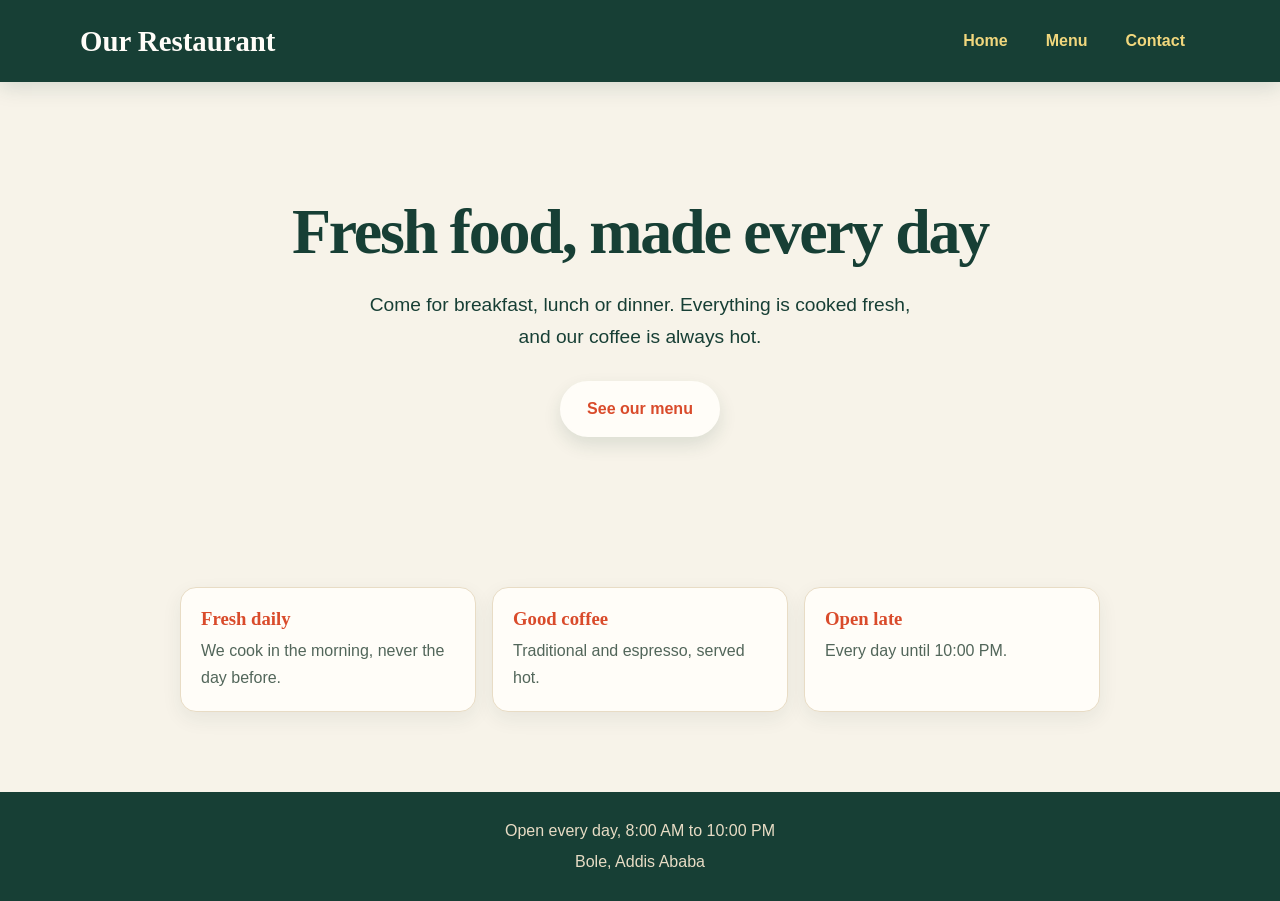
<file: index.html>
<!DOCTYPE html>
<html lang="en">
  <head>
    <meta charset="UTF-8">
    <meta name="viewport" content="width=device-width, initial-scale=1">
    <title>Our Restaurant</title>
        <link rel="stylesheet" href="css/style.css">
  </head>
  <body>
    <header>
      <div class="home-brand">
        <h1>Our Restaurant</h1>
      </div>
      <nav>
        <a href="index.html">Home</a> 
        <a href="menu.html">Menu</a>
         <a href="contact.html">Contact</a>
      </nav>
    </header>

       <section class="hero">
        
      <h2>Fresh food, made every day</h2>
      <p>Come for breakfast, lunch or dinner. Everything is cooked fresh, and our coffee is always hot.</p>
      <a class="button" href="menu.html">See our menu</a>
    </section>

    <main>
      <div class="highlights">
        <div class="highlight">
          <h3>Fresh daily</h3>
          <p>We cook in the morning, never the day before.</p>
        </div>
        <div class="highlight">
          <h3>Good coffee</h3>
          <p>Traditional and espresso, served hot.</p>
        </div>
        <div class="highlight">
          <h3>Open late</h3>
          <p>Every day until 10:00 PM.</p>
        </div>
      </div>
    </main>

    <footer>
      <p>Open every day, 8:00 AM to 10:00 PM</p>
      <p>Bole, Addis Ababa</p>
    </footer>
        <script src="js/app.js"></script>
  </body>

</html>
</file>
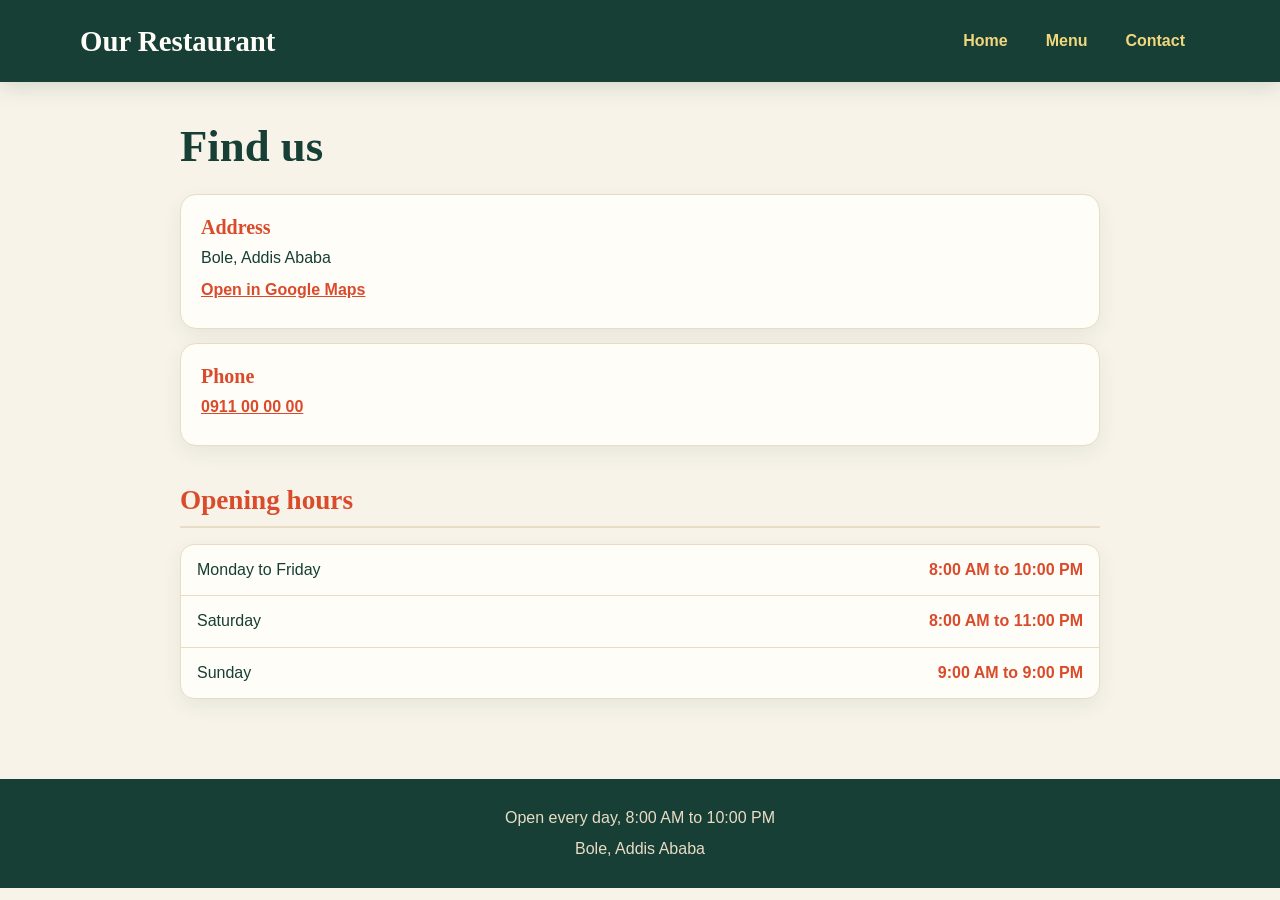
<file: contact.html>
<!DOCTYPE html>
<html lang="en">
  <head>
    <meta charset="UTF-8">
    <meta name="viewport" content="width=device-width, initial-scale=1">
    <title>Contact | Our Restaurant</title>
    <link rel="stylesheet" href="css/style.css">
  </head>
  <body>
    <header>
      <h1>Our Restaurant</h1>
      <nav>
        <a href="index.html">Home</a>
        <a href="menu.html">Menu</a>
        <a href="contact.html">Contact</a>
      </nav>
    </header>

    <main>
      <h1>Find us</h1>

      <div class="contact-box">
        <h3>Address</h3>
        <p>Bole, Addis Ababa</p>
        <p><a href="https://www.google.com/maps/search/?api=1&query=9.000563,38.819505" target="_blank" rel="noopener">Open in Google Maps</a></p>
      </div>

      <div class="contact-box">
        <h3>Phone</h3>
        <p><a href="tel:+251911000000">0911 00 00 00</a></p>
      </div>

      <h2>Opening hours</h2>
      <table class="hours">
        <tr><td>Monday to Friday</td><td>8:00 AM to 10:00 PM</td></tr>
        <tr><td>Saturday</td><td>8:00 AM to 11:00 PM</td></tr>
        <tr><td>Sunday</td><td>9:00 AM to 9:00 PM</td></tr>
      </table>
    </main>

    <footer>
      <p>Open every day, 8:00 AM to 10:00 PM</p>
      <p>Bole, Addis Ababa</p>
    </footer>
  </body>
</html>
</file>
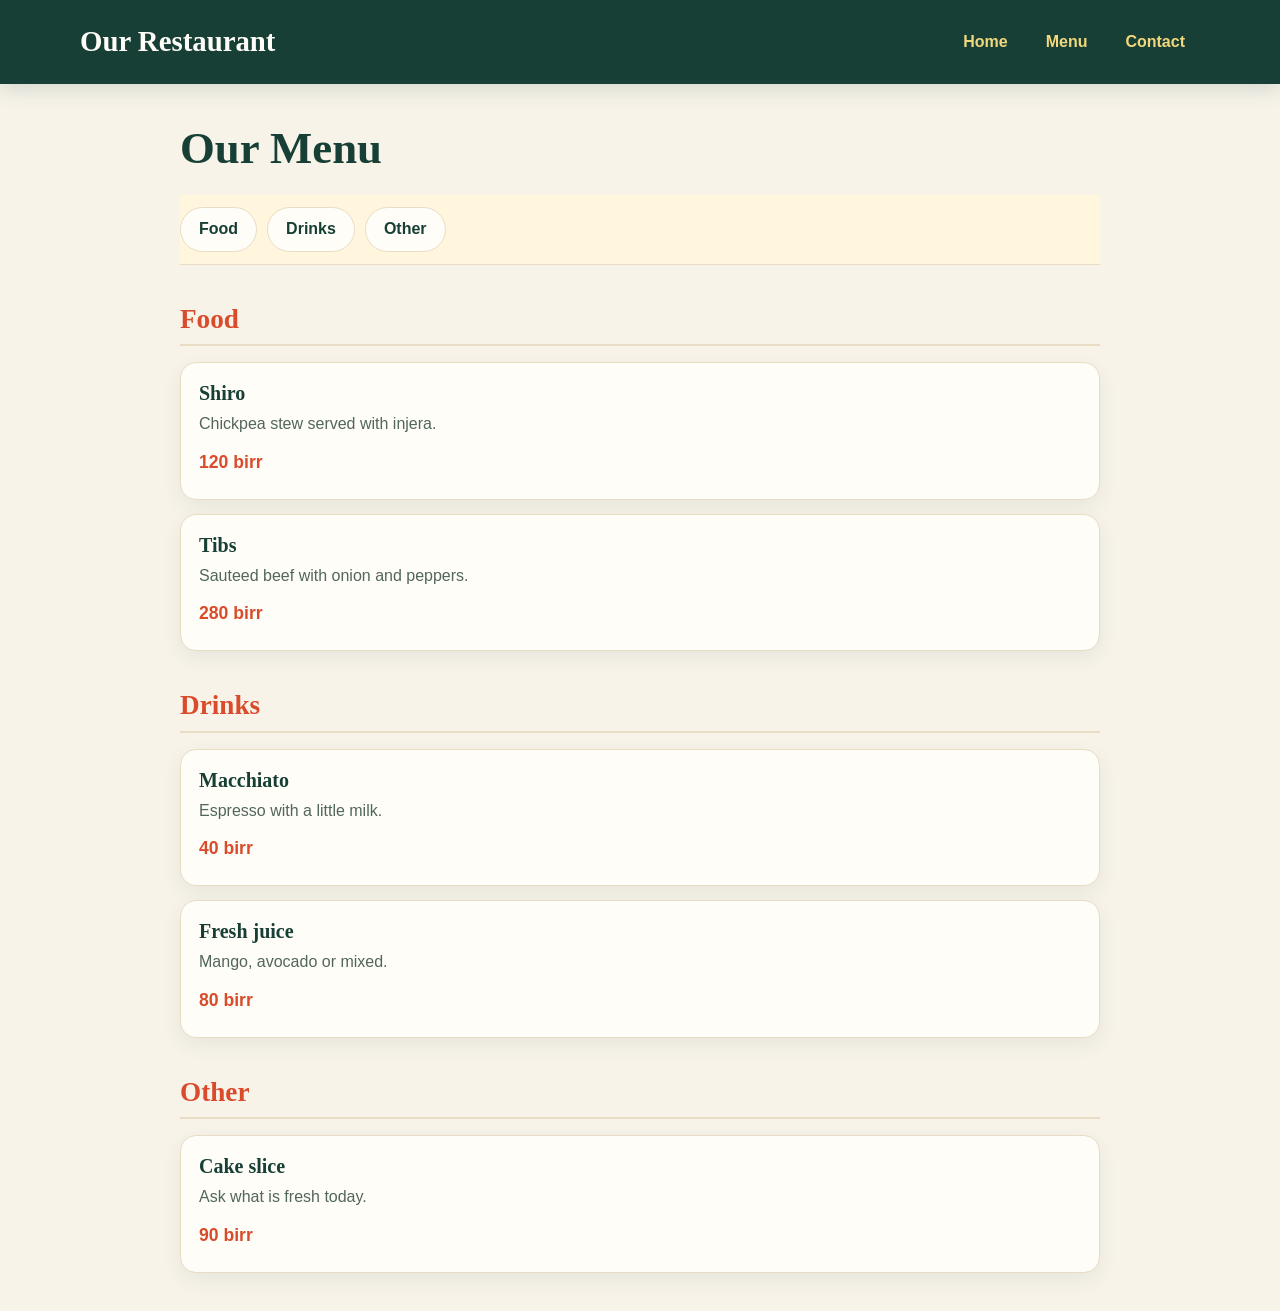
<file: menu.html>
<!DOCTYPE html>
<html lang="en">
  <head>
    <meta charset="UTF-8">
    <meta name="viewport" content="width=device-width, initial-scale=1">
    <title>Menu | Our Restaurant</title>
    <link rel="stylesheet" href="css/style.css">
  </head>
  <body>
    <header>
                <p class="site-name">Our Restaurant</p>
      <nav>
        <a href="index.html">Home</a>
        <a href="menu.html">Menu</a>
         <a href="contact.html">Contact</a>
      </nav>
    </header>

    <main>
          <h1>Our Menu</h1>
            <nav class="chips">
        <a href="#Food">Food</a>
        <a href="#Drinks">Drinks</a>
        <a href="#Other">Other</a>
      </nav>

      <h2 id="Food">Food</h2>

      <div class="item">
        
        <h3>Shiro</h3>
        <p>Chickpea stew served with injera.</p>
        <p>120 birr</p>
      </div>

      <div class="item">
        
        <h3>Tibs</h3>
        <p>Sauteed beef with onion and peppers.</p>
        <p>280 birr</p>
      </div>

      <h2 id="Drinks">Drinks</h2>

      <div class="item">
        <h3>Macchiato</h3>
        <p>Espresso with a little milk.</p>
        <p>40 birr</p>
      </div>

      <div class="item">
        <h3>Fresh juice</h3>
        <p>Mango, avocado or mixed.</p>
        <p>80 birr</p>
      </div>
      

      <h2 id="Other">Other</h2>

      <div class="item">
        <h3>Cake slice</h3>
        <p>Ask what is fresh today.</p>
        <p>90 birr</p>
      </div>
    </main>
    
        <script src="js/app.js"></script>
  </body>
</html>
</file>
<file: css/style.css>
:root {
  color-scheme: light;
  --page: #f7f3e9;
  --surface: #fffdf8;
  --surface-soft: #fff6dc;
  --ink: #173f35;
  --muted: #52665a;
  --brand: #d94b2b;
  --brand-deep: #173f35;
  --brand-soft: #f1d77d;
  --accent: #e5b51b;
  --line: #e8dcc5;
  --shadow: 0 16px 38px rgba(23, 63, 53, 0.09);
  --shadow-small: 0 7px 20px rgba(23, 63, 53, 0.07);

  /* Original palette retained for an exact color restore. */
  --original-page: #f7f3e9;
  --original-ink: #173f35;
  --original-header: #173f35;
  --original-nav: #f1d77d;
  --original-black: #173f35;
  --original-accent: #d94b2b;
  --original-border: #e8dcc5;
  --original-muted: #52665a;
  --original-white: #fffdf8;
  --original-chip: #fff6dc;
  --original-chip-hover-ink: #173f35;
  --original-star: #e5b51b;
}

* {
  box-sizing: border-box;
}

html {
  scroll-behavior: smooth;
}

body {
  min-width: 320px;
  margin: 0;
  background: var(--page);
  color: var(--ink);
  font-family: "Segoe UI", Arial, sans-serif;
  line-height: 1.65;
}

h1,
h2,
h3 {
  color: var(--ink);
  font-family: Georgia, "Times New Roman", serif;
  line-height: 1.2;
}

a {
  transition: color 180ms ease, background-color 180ms ease, border-color 180ms ease, transform 180ms ease;
}

a:focus-visible,
button:focus-visible,
input:focus-visible,
select:focus-visible,
textarea:focus-visible {
  outline: 3px solid var(--accent);
  outline-offset: 3px;
}

header {
  position: relative;
  z-index: 2;
  display: flex;
  flex-wrap: wrap;
  align-items: center;
  gap: 20px;
  padding: 18px max(24px, calc((100% - 1120px) / 2));
  background: var(--original-header);
  color: var(--surface);
  box-shadow: 0 5px 20px rgba(23, 63, 53, 0.15);
}

header img {
  display: block;
  width: 200px;
  height: auto;
  border: 3px solid rgba(255, 255, 255, 0.72);
  border-radius: 14px;
}

.home-brand {
  display: flex;
  flex-direction: column;
  align-items: flex-start;
  gap: 8px;
}

.home-brand img {
  width: 130px;
}

.home-brand h1,
header h1,
.site-name {
  margin: 0;
  color: var(--surface);
  font-family: Georgia, "Times New Roman", serif;
  font-size: 1.8rem;
  font-weight: 700;
}

header nav {
  display: flex;
  flex-wrap: wrap;
  gap: 8px;
  margin-left: auto;
}

header nav a {
  padding: 9px 14px;
  border: 1px solid transparent;
  border-radius: 999px;
  color: var(--original-nav);
  font-weight: 700;
  text-decoration: none;
}

header nav a:hover {
  transform: translateY(-1px);
  border-color: rgba(255, 255, 255, 0.22);
  background: rgba(255, 255, 255, 0.1);
  color: var(--surface);
}

main {
  width: min(100% - 40px, 920px);
  margin: 0 auto;
  padding: 38px 0 24px;
  animation: page-in 0.4s ease;
}

main > h1 {
  margin: 0 0 20px;
  font-size: clamp(2rem, 5vw, 2.8rem);
}

h2 {
  margin: 38px 0 16px;
  padding-bottom: 9px;
  border-bottom: 2px solid var(--line);
  color: var(--brand);
  font-size: 1.7rem;
  scroll-margin-top: 76px;
}

.item,
.contact-box,
.highlight,
.review {
  border: 1px solid var(--line);
  border-radius: 16px;
  background: var(--surface);
  box-shadow: var(--shadow-small);
}

.item {
  margin: 14px 0;
  padding: 18px;
  transition: transform 180ms ease, box-shadow 180ms ease;
}

.item:hover,
.highlight:hover {
  transform: translateY(-3px);
  box-shadow: var(--shadow);
}

.item h3,
.contact-box h3,
.review h3 {
  margin: 0 0 6px;
  font-size: 1.25rem;
}

.item p {
  margin: 4px 0;
  color: var(--muted);
}

.item p:last-child {
  margin-top: 10px;
  color: var(--brand);
  font-size: 1.1rem;
  font-weight: 800;
}

.item img {
  width: 100%;
  height: 220px;
  margin-bottom: 12px;
  border-radius: 11px;
  object-fit: cover;
}

footer {
  margin-top: 56px;
  padding: 22px 18px;
  background: var(--brand-deep);
  color: var(--original-border);
  text-align: center;
}

footer p {
  margin: 4px 0;
}

.hero {
  position: relative;
  overflow: hidden;
  padding: clamp(64px, 10vw, 112px) 20px;
  background: var(--original-page);
  color: var(--original-black);
  text-align: center;
}

.hero h2 {
  max-width: 760px;
  margin: 0 auto 18px;
  padding: 0;
  border: 0;
  color: var(--original-black);
  font-size: clamp(2.35rem, 6vw, 4rem);
  letter-spacing: -0.035em;
}

.hero p {
  max-width: 560px;
  margin: 0 auto 28px;
  color: var(--original-black);
  font-size: clamp(1.05rem, 2vw, 1.2rem);
}

.button {
  display: inline-block;
  padding: 13px 25px;
  border: 2px solid var(--surface);
  border-radius: 999px;
  background: var(--surface);
  box-shadow: 0 8px 18px rgba(23, 63, 53, 0.12);
  color: var(--brand);
  font-weight: 800;
  text-decoration: none;
}

.button:hover {
  transform: translateY(-2px);
  border-color: var(--brand-deep);
  background: var(--brand-deep);
}

.highlights {
  display: grid;
  grid-template-columns: repeat(auto-fit, minmax(210px, 1fr));
  gap: 16px;
}

.highlight {
  padding: 20px;
  transition: transform 180ms ease, box-shadow 180ms ease;
}

.highlight h3 {
  margin: 0 0 8px;
  color: var(--brand);
}

.highlight p {
  margin: 0;
  color: var(--muted);
}

.contact-box {
  margin: 14px 0;
  padding: 20px;
}

.contact-box h3 {
  color: var(--brand);
}

.contact-box p {
  margin: 5px 0;
}

.contact-box a {
  color: var(--brand);
  font-weight: 700;
}

.contact-box a:hover {
  color: var(--brand-deep);
}

.hours {
  width: 100%;
  overflow: hidden;
  border: 1px solid var(--line);
  border-collapse: separate;
  border-spacing: 0;
  border-radius: 14px;
  background: var(--surface);
  box-shadow: var(--shadow-small);
}

.hours td {
  padding: 12px 16px;
  border-bottom: 1px solid var(--line);
}

.hours tr:last-child td {
  border-bottom: 0;
}

.hours td:last-child {
  color: var(--brand);
  font-weight: 800;
  text-align: right;
}

.chips {
  position: sticky;
  top: 0;
  z-index: 5;
  display: flex;
  gap: 10px;
  overflow-x: auto;
  padding: 12px 0;
  border-bottom: 1px solid var(--line);
  background: rgba(255, 246, 220, 0.94);
  backdrop-filter: blur(12px);
}

.chips a {
  flex: 0 0 auto;
  padding: 8px 18px;
  border: 1px solid var(--line);
  border-radius: 999px;
  background: var(--surface);
  color: var(--ink);
  font-weight: 700;
  text-decoration: none;
}

.chips a:hover,
.chips a.active {
  border-color: var(--brand);
  background: var(--brand);
  color: var(--surface);
}

.chips a:hover {
  color: var(--original-chip-hover-ink);
}

.chips a.active:hover {
  color: var(--surface);
}

.reveal {
  opacity: 0;
  transform: translateY(24px);
  transition: opacity 0.7s ease, transform 0.7s ease;
}

.reveal.show {
  opacity: 1;
  transform: none;
}

form label {
  font-weight: 700;
}

form input,
form select,
form textarea {
  width: 100%;
  margin: 6px 0 14px;
  padding: 12px;
  border: 1px solid var(--line);
  border-radius: 10px;
  background: var(--surface);
  color: var(--ink);
  font-family: inherit;
  font-size: 16px;
}

form textarea {
  height: 110px;
}

form button {
  padding: 12px 22px;
  border: 0;
  border-radius: 999px;
  background: var(--brand);
  color: var(--surface);
  font-size: 16px;
  font-weight: 700;
  cursor: pointer;
}

form button:hover {
  background: var(--brand-deep);
}

.message {
  color: var(--brand);
  font-weight: 700;
}

.review {
  margin: 12px 0;
  padding: 18px;
}

.review p {
  margin: 5px 0;
}

.review .stars {
  color: var(--original-star);
  font-size: 20px;
}

@keyframes page-in {
  from {
    opacity: 0;
    transform: translateY(8px);
  }
  to {
    opacity: 1;
    transform: none;
  }
}

@media (max-width: 600px) {
  header {
    justify-content: center;
    padding: 16px;
  }

  header nav {
    justify-content: center;
    width: 100%;
    margin-left: 0;
  }

  main {
    width: min(100% - 28px, 920px);
    padding-top: 26px;
  }

  .hero {
    padding: 68px 18px;
  }

  .item img {
    height: 190px;
  }
}

@media (prefers-reduced-motion: reduce) {
  *,
  *::before,
  *::after {
    scroll-behavior: auto !important;
    animation-duration: 0.01ms !important;
    animation-iteration-count: 1 !important;
    transition-duration: 0.01ms !important;
  }

  .reveal {
    opacity: 1;
    transform: none;
  }
}
</file>
